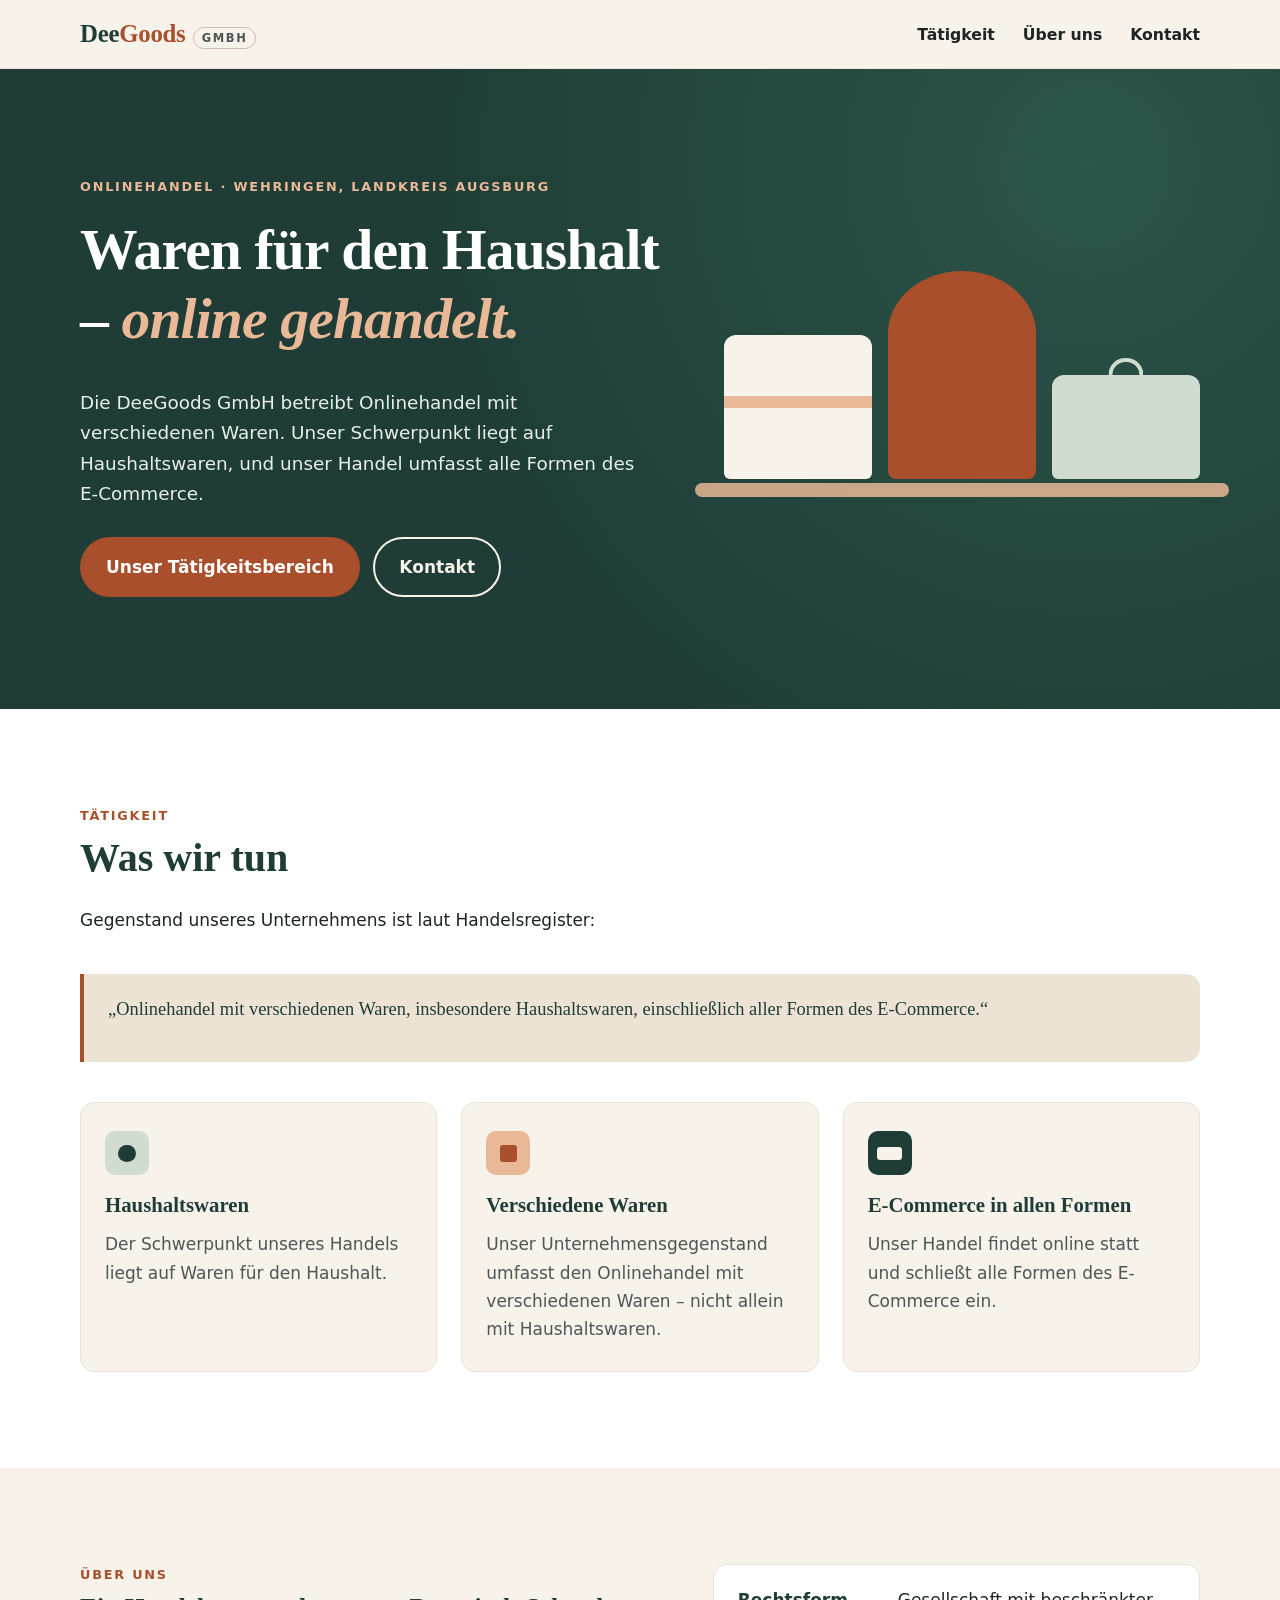
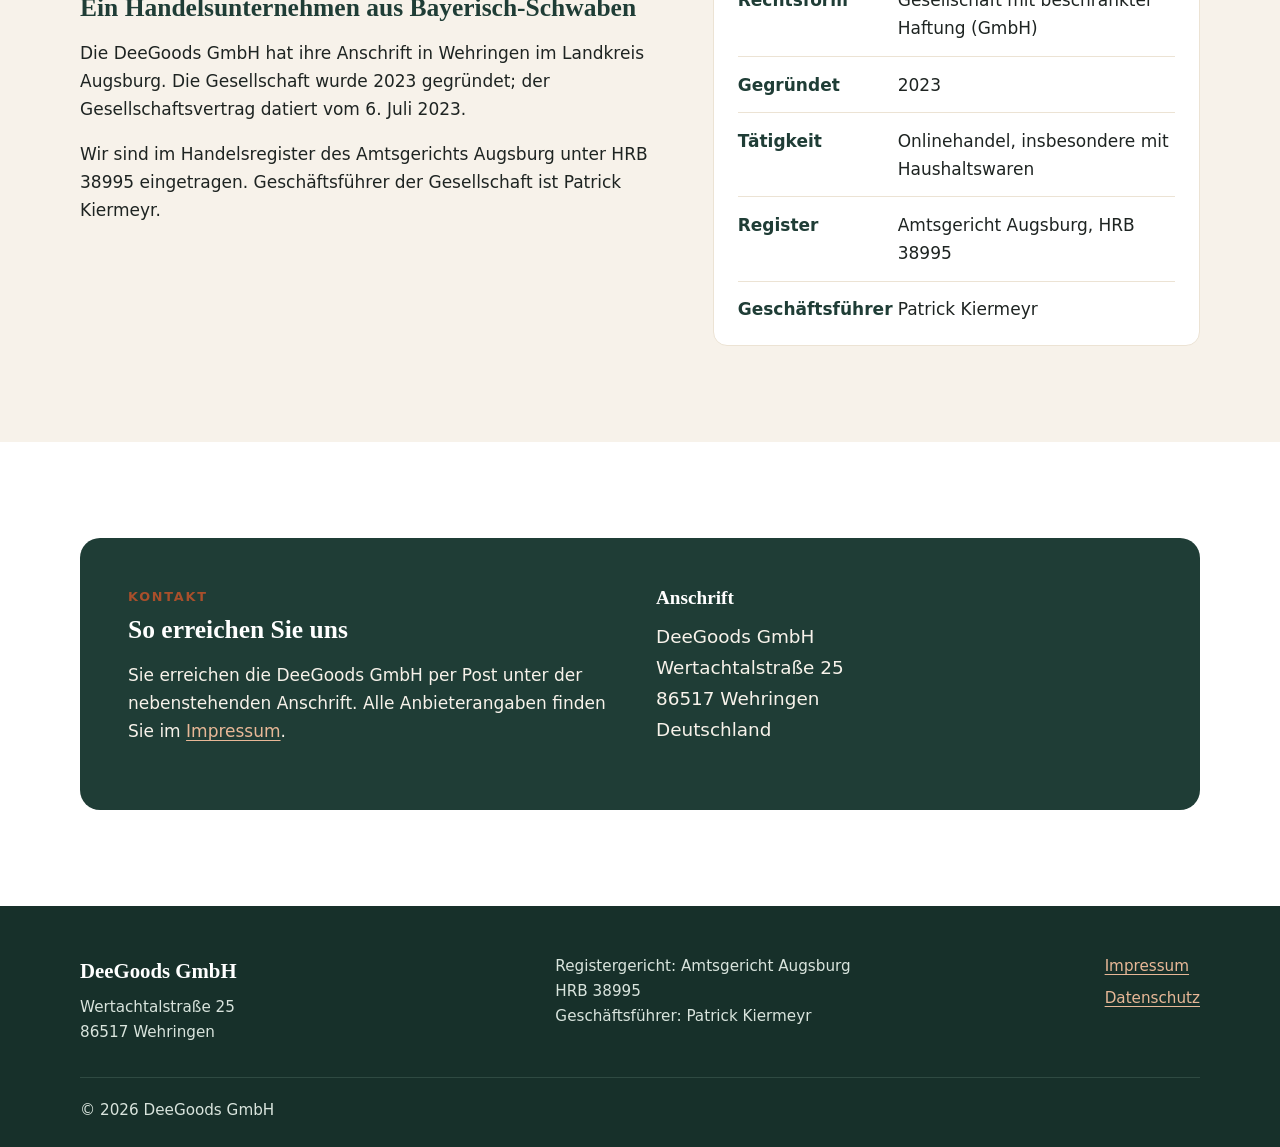
<file: index.html>
<!DOCTYPE html>
<html lang="de-DE">
<head>
  <meta charset="utf-8">
  <meta name="viewport" content="width=device-width, initial-scale=1">
  <title>DeeGoods GmbH – Onlinehandel mit Haushaltswaren aus Wehringen</title>
  <meta name="description" content="Die DeeGoods GmbH aus Wehringen im Landkreis Augsburg betreibt Onlinehandel mit verschiedenen Waren, insbesondere Haushaltswaren, einschließlich aller Formen des E-Commerce.">
  <link rel="canonical" href="https://deegoodsgmbh.shop/">
  <meta property="og:type" content="website">
  <meta property="og:locale" content="de_DE">
  <meta property="og:site_name" content="DeeGoods GmbH">
  <meta property="og:title" content="DeeGoods GmbH – Onlinehandel mit Haushaltswaren">
  <meta property="og:description" content="Onlinehandel mit verschiedenen Waren, insbesondere Haushaltswaren – DeeGoods GmbH, Wehringen.">
  <meta property="og:url" content="https://deegoodsgmbh.shop/">
  <meta name="theme-color" content="#1f3d36">
  <link rel="stylesheet" href="assets/css/style.css">
  <script src="assets/js/main.js" defer></script>
  <script type="application/ld+json">
  {
    "@context": "https://schema.org",
    "@type": "Organization",
    "name": "DeeGoods GmbH",
    "legalName": "DeeGoods GmbH",
    "url": "https://deegoodsgmbh.shop/",
    "description": "Onlinehandel mit verschiedenen Waren, insbesondere Haushaltswaren, einschließlich aller Formen des E-Commerce.",
    "foundingDate": "2023",
    "address": {
      "@type": "PostalAddress",
      "streetAddress": "Wertachtalstraße 25",
      "postalCode": "86517",
      "addressLocality": "Wehringen",
      "addressRegion": "Bayern",
      "addressCountry": "DE"
    },
    "identifier": {
      "@type": "PropertyValue",
      "propertyID": "Handelsregister",
      "value": "Amtsgericht Augsburg, HRB 38995"
    }
  }
  </script>
</head>
<body>
  <a class="skip-link" href="#main">Zum Inhalt springen</a>

  <header class="site-header">
    <div class="container header-inner">
      <a class="brand" href="index.html" aria-label="DeeGoods GmbH – zur Startseite">
        <span class="brand-name">Dee<span>Goods</span></span>
        <span class="brand-form">GmbH</span>
      </a>
      <button class="nav-toggle" type="button" aria-expanded="false" aria-controls="site-nav">
        <span class="nav-toggle-bar" aria-hidden="true"></span>
        <span class="visually-hidden">Menü</span>
      </button>
      <nav id="site-nav" class="site-nav" aria-label="Hauptnavigation">
        <ul>
          <li><a href="#taetigkeit">Tätigkeit</a></li>
          <li><a href="#ueber-uns">Über uns</a></li>
          <li><a href="#kontakt">Kontakt</a></li>
        </ul>
      </nav>
    </div>
  </header>

  <main id="main">
    <section class="hero" aria-labelledby="hero-title">
      <div class="container hero-grid">
        <div>
          <p class="eyebrow">Onlinehandel · Wehringen, Landkreis Augsburg</p>
          <h1 id="hero-title">Waren für den Haushalt – <em>online gehandelt.</em></h1>
          <p class="hero-lead">Die DeeGoods GmbH betreibt Onlinehandel mit verschiedenen Waren. Unser Schwerpunkt liegt auf Haushaltswaren, und unser Handel umfasst alle Formen des E-Commerce.</p>
          <div class="hero-actions">
            <a class="btn btn-primary" href="#taetigkeit">Unser Tätigkeitsbereich</a>
            <a class="btn btn-ghost" href="#kontakt">Kontakt</a>
          </div>
        </div>
        <div class="shelf" aria-hidden="true">
          <span></span><span></span><span></span>
        </div>
      </div>
    </section>

    <section id="taetigkeit" class="section section-alt" aria-labelledby="taetigkeit-title">
      <div class="container">
        <div class="section-head">
          <p class="kicker">Tätigkeit</p>
          <h2 id="taetigkeit-title">Was wir tun</h2>
          <p>Gegenstand unseres Unternehmens ist laut Handelsregister:</p>
        </div>
        <blockquote class="purpose">
          <p>„Onlinehandel mit verschiedenen Waren, insbesondere Haushaltswaren, einschließlich aller Formen des E-Commerce.“</p>
        </blockquote>
        <div class="cards">
          <article class="card">
            <span class="card-mark" aria-hidden="true"></span>
            <h3>Haushaltswaren</h3>
            <p>Der Schwerpunkt unseres Handels liegt auf Waren für den Haushalt.</p>
          </article>
          <article class="card">
            <span class="card-mark" aria-hidden="true"></span>
            <h3>Verschiedene Waren</h3>
            <p>Unser Unternehmensgegenstand umfasst den Onlinehandel mit verschiedenen Waren – nicht allein mit Haushaltswaren.</p>
          </article>
          <article class="card">
            <span class="card-mark" aria-hidden="true"></span>
            <h3>E-Commerce in allen Formen</h3>
            <p>Unser Handel findet online statt und schließt alle Formen des E-Commerce ein.</p>
          </article>
        </div>
      </div>
    </section>

    <section id="ueber-uns" class="section" aria-labelledby="ueber-title">
      <div class="container about-grid">
        <div>
          <p class="kicker">Über uns</p>
          <h2 id="ueber-title">Ein Handelsunternehmen aus Bayerisch-Schwaben</h2>
          <p>Die DeeGoods GmbH hat ihre Anschrift in Wehringen im Landkreis Augsburg. Die Gesellschaft wurde 2023 gegründet; der Gesellschaftsvertrag datiert vom 6. Juli 2023.</p>
          <p>Wir sind im Handelsregister des Amtsgerichts Augsburg unter HRB 38995 eingetragen. Geschäftsführer der Gesellschaft ist Patrick Kiermeyr.</p>
        </div>
        <dl class="facts">
          <div><dt>Rechtsform</dt><dd>Gesellschaft mit beschränkter Haftung (GmbH)</dd></div>
          <div><dt>Gegründet</dt><dd>2023</dd></div>
          <div><dt>Tätigkeit</dt><dd>Onlinehandel, insbesondere mit Haushaltswaren</dd></div>
          <div><dt>Register</dt><dd>Amtsgericht Augsburg, HRB 38995</dd></div>
          <div><dt>Geschäftsführer</dt><dd>Patrick Kiermeyr</dd></div>
        </dl>
      </div>
    </section>

    <section id="kontakt" class="section section-alt" aria-labelledby="kontakt-title">
      <div class="container">
        <div class="contact-card">
          <div>
            <p class="kicker">Kontakt</p>
            <h2 id="kontakt-title">So erreichen Sie uns</h2>
            <p>Sie erreichen die DeeGoods GmbH per Post unter der nebenstehenden Anschrift. Alle Anbieterangaben finden Sie im <a href="impressum.html">Impressum</a>.</p>
          </div>
          <div>
            <h3>Anschrift</h3>
            <address>
              DeeGoods GmbH<br>
              Wertachtalstraße 25<br>
              86517 Wehringen<br>
              Deutschland
            </address>
          </div>
        </div>
      </div>
    </section>
  </main>

  <footer class="site-footer">
    <div class="container footer-inner">
      <div>
        <p class="footer-brand">DeeGoods GmbH</p>
        <address>Wertachtalstraße 25<br>86517 Wehringen</address>
      </div>
      <p>Registergericht: Amtsgericht Augsburg<br>HRB 38995<br>Geschäftsführer: Patrick Kiermeyr</p>
      <nav aria-label="Rechtliches">
        <ul class="footer-links">
          <li><a href="impressum.html">Impressum</a></li>
          <li><a href="datenschutz.html">Datenschutz</a></li>
        </ul>
      </nav>
    </div>
    <div class="container footer-bottom">
      <p>© 2026 DeeGoods GmbH</p>
    </div>
  </footer>
</body>
</html>
</file>
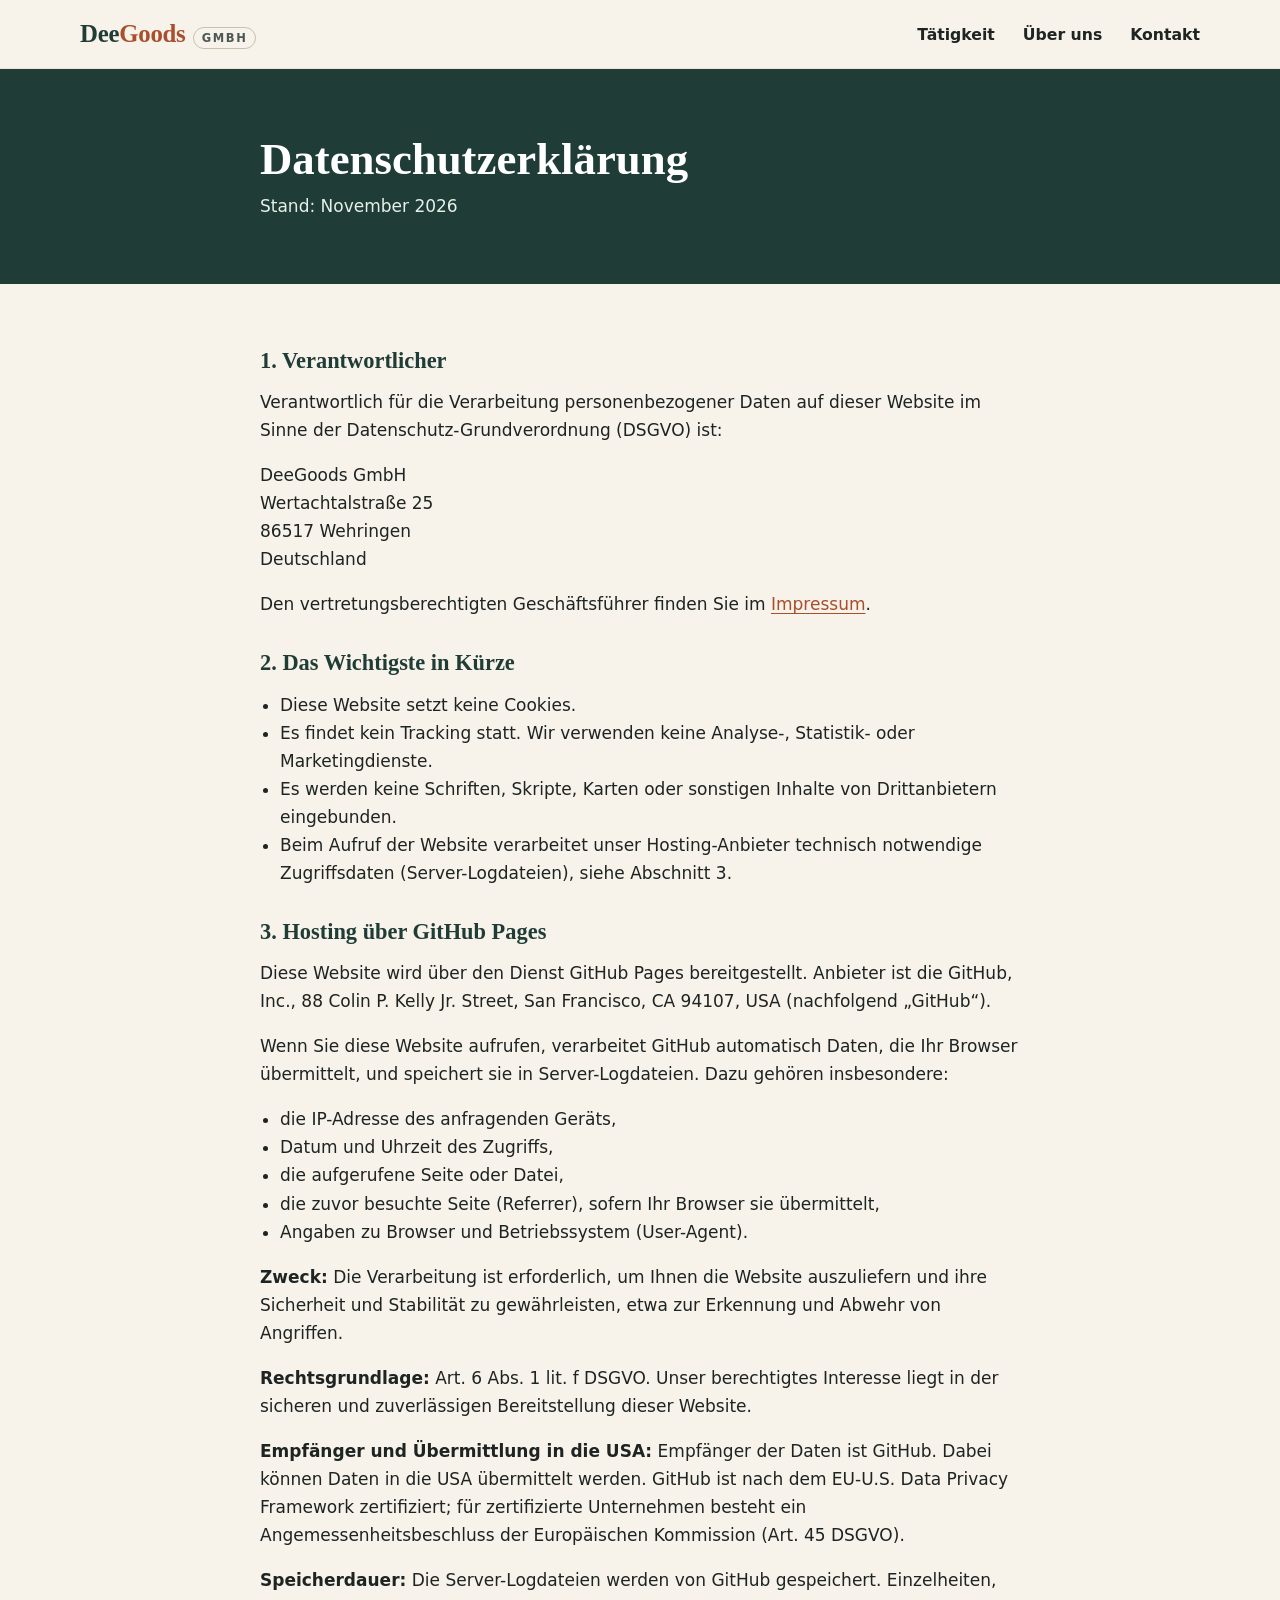
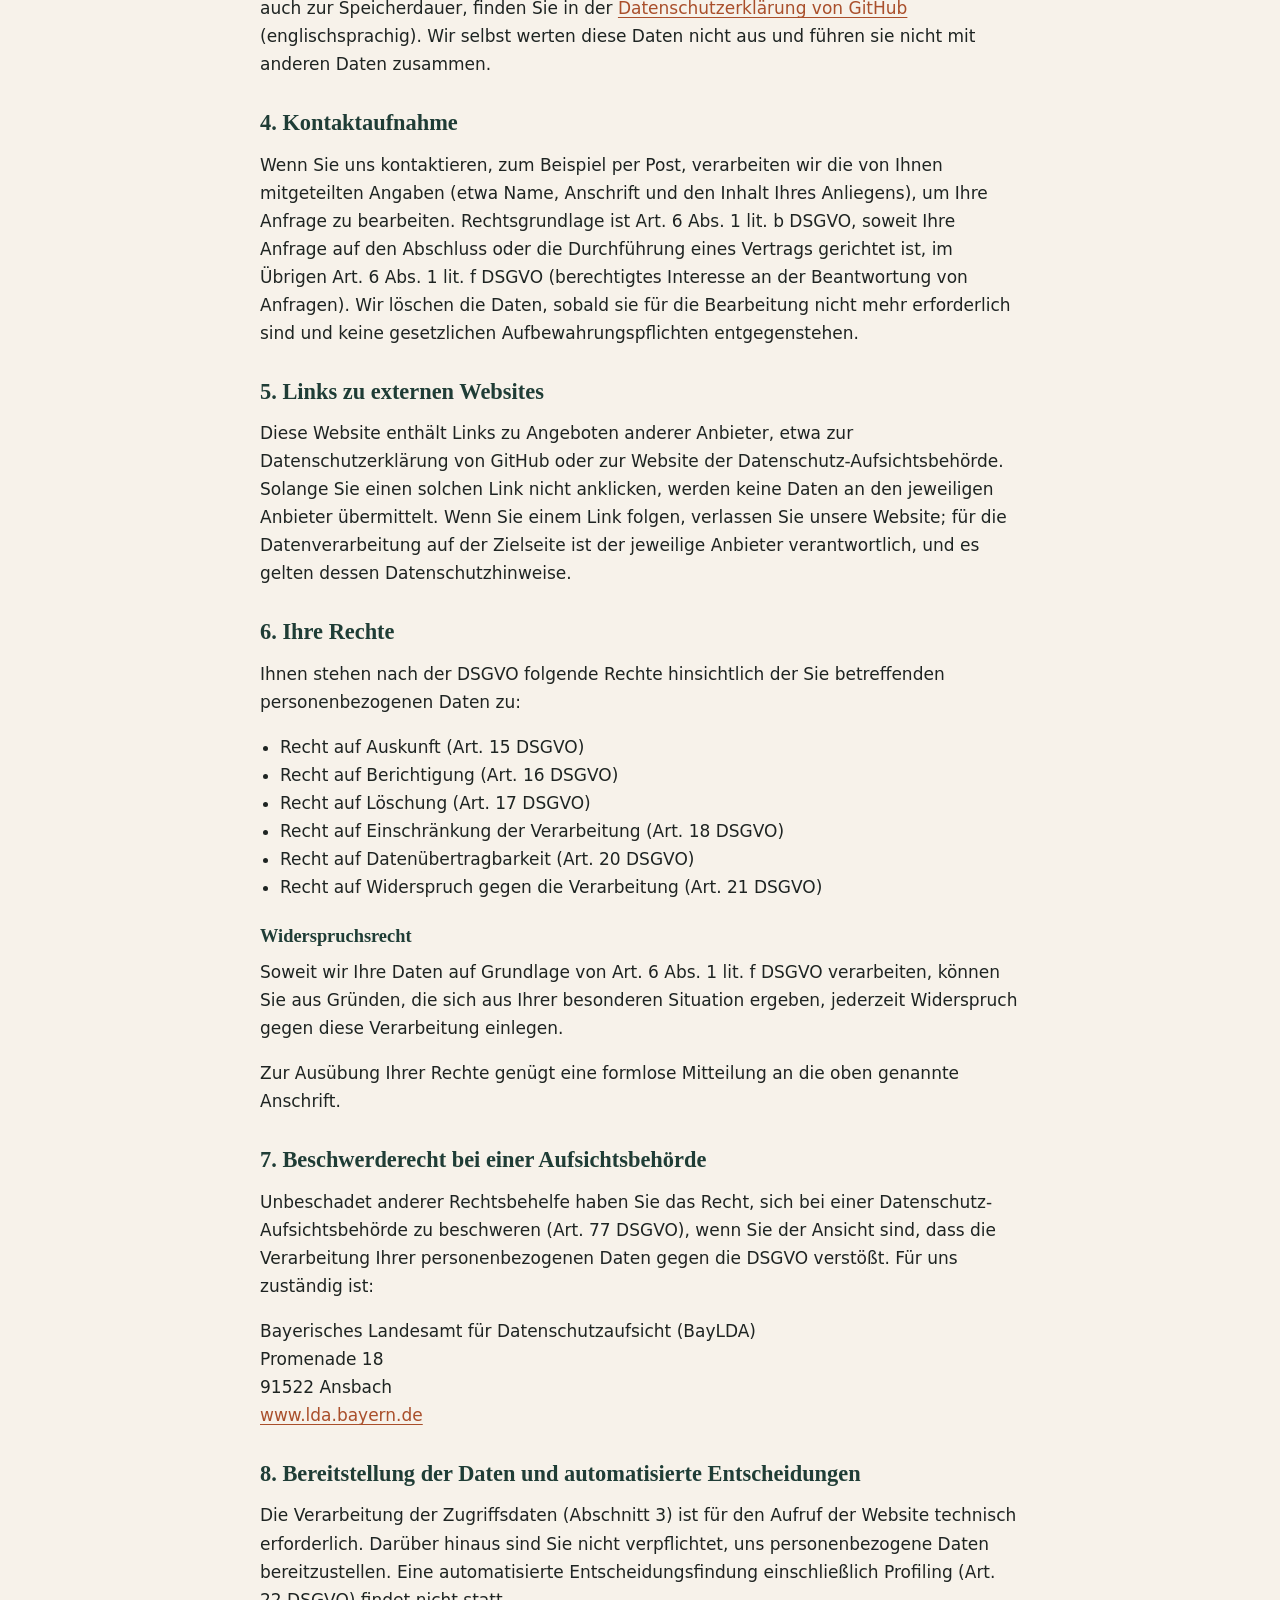
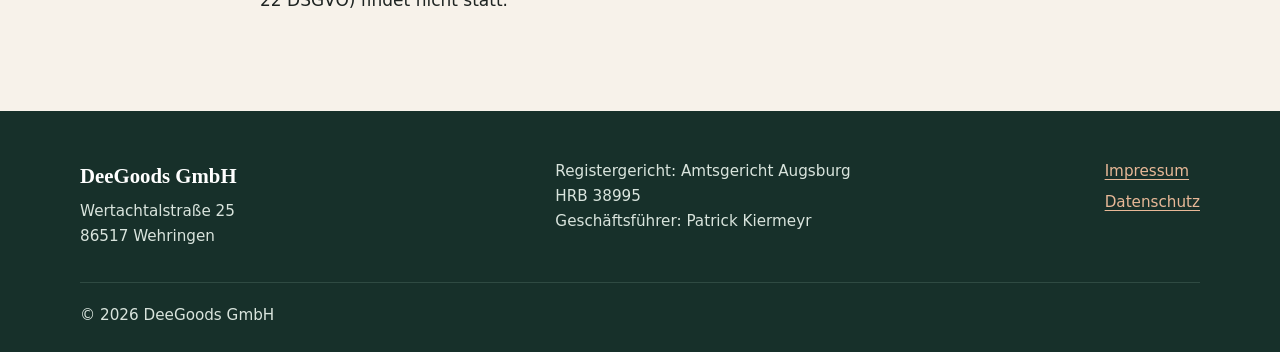
<file: datenschutz.html>
<!DOCTYPE html>
<html lang="de-DE">
<head>
  <meta charset="utf-8">
  <meta name="viewport" content="width=device-width, initial-scale=1">
  <title>Datenschutzerklärung – DeeGoods GmbH</title>
  <meta name="description" content="Datenschutzerklärung der DeeGoods GmbH: Hosting über GitHub Pages, keine Cookies, kein Tracking, Ihre Rechte nach der DSGVO.">
  <link rel="canonical" href="https://deegoodsgmbh.shop/datenschutz.html">
  <meta property="og:type" content="website">
  <meta property="og:locale" content="de_DE">
  <meta property="og:site_name" content="DeeGoods GmbH">
  <meta property="og:title" content="Datenschutzerklärung – DeeGoods GmbH">
  <meta property="og:description" content="Informationen zur Verarbeitung personenbezogener Daten auf dieser Website gemäß DSGVO.">
  <meta property="og:url" content="https://deegoodsgmbh.shop/datenschutz.html">
  <meta name="theme-color" content="#1f3d36">
  <link rel="stylesheet" href="assets/css/style.css">
  <script src="assets/js/main.js" defer></script>
</head>
<body>
  <a class="skip-link" href="#main">Zum Inhalt springen</a>

  <header class="site-header">
    <div class="container header-inner">
      <a class="brand" href="index.html" aria-label="DeeGoods GmbH – zur Startseite">
        <span class="brand-name">Dee<span>Goods</span></span>
        <span class="brand-form">GmbH</span>
      </a>
      <button class="nav-toggle" type="button" aria-expanded="false" aria-controls="site-nav">
        <span class="nav-toggle-bar" aria-hidden="true"></span>
        <span class="visually-hidden">Menü</span>
      </button>
      <nav id="site-nav" class="site-nav" aria-label="Hauptnavigation">
        <ul>
          <li><a href="index.html#taetigkeit">Tätigkeit</a></li>
          <li><a href="index.html#ueber-uns">Über uns</a></li>
          <li><a href="index.html#kontakt">Kontakt</a></li>
        </ul>
      </nav>
    </div>
  </header>

  <main id="main">
    <div class="page-head">
      <div class="container narrow">
        <h1>Datenschutzerklärung</h1>
        <p>Stand: November 2026</p>
      </div>
    </div>

    <div class="legal">
      <div class="container narrow">
        <h2>1. Verantwortlicher</h2>
        <p>Verantwortlich für die Verarbeitung personenbezogener Daten auf dieser Website im Sinne der Datenschutz-Grundverordnung (DSGVO) ist:</p>
        <address>
          DeeGoods GmbH<br>
          Wertachtalstraße 25<br>
          86517 Wehringen<br>
          Deutschland
        </address>
        <p>Den vertretungsberechtigten Geschäftsführer finden Sie im <a href="impressum.html">Impressum</a>.</p>

        <h2>2. Das Wichtigste in Kürze</h2>
        <ul>
          <li>Diese Website setzt keine Cookies.</li>
          <li>Es findet kein Tracking statt. Wir verwenden keine Analyse-, Statistik- oder Marketingdienste.</li>
          <li>Es werden keine Schriften, Skripte, Karten oder sonstigen Inhalte von Drittanbietern eingebunden.</li>
          <li>Beim Aufruf der Website verarbeitet unser Hosting-Anbieter technisch notwendige Zugriffsdaten (Server-Logdateien), siehe Abschnitt 3.</li>
        </ul>

        <h2>3. Hosting über GitHub Pages</h2>
        <p>Diese Website wird über den Dienst GitHub Pages bereitgestellt. Anbieter ist die GitHub, Inc., 88 Colin P. Kelly Jr. Street, San Francisco, CA 94107, USA (nachfolgend „GitHub“).</p>
        <p>Wenn Sie diese Website aufrufen, verarbeitet GitHub automatisch Daten, die Ihr Browser übermittelt, und speichert sie in Server-Logdateien. Dazu gehören insbesondere:</p>
        <ul>
          <li>die IP-Adresse des anfragenden Geräts,</li>
          <li>Datum und Uhrzeit des Zugriffs,</li>
          <li>die aufgerufene Seite oder Datei,</li>
          <li>die zuvor besuchte Seite (Referrer), sofern Ihr Browser sie übermittelt,</li>
          <li>Angaben zu Browser und Betriebssystem (User-Agent).</li>
        </ul>
        <p><strong>Zweck:</strong> Die Verarbeitung ist erforderlich, um Ihnen die Website auszuliefern und ihre Sicherheit und Stabilität zu gewährleisten, etwa zur Erkennung und Abwehr von Angriffen.</p>
        <p><strong>Rechtsgrundlage:</strong> Art. 6 Abs. 1 lit. f DSGVO. Unser berechtigtes Interesse liegt in der sicheren und zuverlässigen Bereitstellung dieser Website.</p>
        <p><strong>Empfänger und Übermittlung in die USA:</strong> Empfänger der Daten ist GitHub. Dabei können Daten in die USA übermittelt werden. GitHub ist nach dem EU-U.S. Data Privacy Framework zertifiziert; für zertifizierte Unternehmen besteht ein Angemessenheitsbeschluss der Europäischen Kommission (Art. 45 DSGVO).</p>
        <p><strong>Speicherdauer:</strong> Die Server-Logdateien werden von GitHub gespeichert. Einzelheiten, auch zur Speicherdauer, finden Sie in der <a href="https://docs.github.com/en/site-policy/privacy-policies/github-general-privacy-statement" rel="noopener">Datenschutzerklärung von GitHub</a> (englischsprachig). Wir selbst werten diese Daten nicht aus und führen sie nicht mit anderen Daten zusammen.</p>

        <h2>4. Kontaktaufnahme</h2>
        <p>Wenn Sie uns kontaktieren, zum Beispiel per Post, verarbeiten wir die von Ihnen mitgeteilten Angaben (etwa Name, Anschrift und den Inhalt Ihres Anliegens), um Ihre Anfrage zu bearbeiten. Rechtsgrundlage ist Art. 6 Abs. 1 lit. b DSGVO, soweit Ihre Anfrage auf den Abschluss oder die Durchführung eines Vertrags gerichtet ist, im Übrigen Art. 6 Abs. 1 lit. f DSGVO (berechtigtes Interesse an der Beantwortung von Anfragen). Wir löschen die Daten, sobald sie für die Bearbeitung nicht mehr erforderlich sind und keine gesetzlichen Aufbewahrungspflichten entgegenstehen.</p>

        <h2>5. Links zu externen Websites</h2>
        <p>Diese Website enthält Links zu Angeboten anderer Anbieter, etwa zur Datenschutzerklärung von GitHub oder zur Website der Datenschutz-Aufsichtsbehörde. Solange Sie einen solchen Link nicht anklicken, werden keine Daten an den jeweiligen Anbieter übermittelt. Wenn Sie einem Link folgen, verlassen Sie unsere Website; für die Datenverarbeitung auf der Zielseite ist der jeweilige Anbieter verantwortlich, und es gelten dessen Datenschutzhinweise.</p>

        <h2>6. Ihre Rechte</h2>
        <p>Ihnen stehen nach der DSGVO folgende Rechte hinsichtlich der Sie betreffenden personenbezogenen Daten zu:</p>
        <ul>
          <li>Recht auf Auskunft (Art. 15 DSGVO)</li>
          <li>Recht auf Berichtigung (Art. 16 DSGVO)</li>
          <li>Recht auf Löschung (Art. 17 DSGVO)</li>
          <li>Recht auf Einschränkung der Verarbeitung (Art. 18 DSGVO)</li>
          <li>Recht auf Datenübertragbarkeit (Art. 20 DSGVO)</li>
          <li>Recht auf Widerspruch gegen die Verarbeitung (Art. 21 DSGVO)</li>
        </ul>
        <h3>Widerspruchsrecht</h3>
        <p>Soweit wir Ihre Daten auf Grundlage von Art. 6 Abs. 1 lit. f DSGVO verarbeiten, können Sie aus Gründen, die sich aus Ihrer besonderen Situation ergeben, jederzeit Widerspruch gegen diese Verarbeitung einlegen.</p>
        <p>Zur Ausübung Ihrer Rechte genügt eine formlose Mitteilung an die oben genannte Anschrift.</p>

        <h2>7. Beschwerderecht bei einer Aufsichtsbehörde</h2>
        <p>Unbeschadet anderer Rechtsbehelfe haben Sie das Recht, sich bei einer Datenschutz-Aufsichtsbehörde zu beschweren (Art. 77 DSGVO), wenn Sie der Ansicht sind, dass die Verarbeitung Ihrer personenbezogenen Daten gegen die DSGVO verstößt. Für uns zuständig ist:</p>
        <address>
          Bayerisches Landesamt für Datenschutzaufsicht (BayLDA)<br>
          Promenade 18<br>
          91522 Ansbach<br>
          <a href="https://www.lda.bayern.de" rel="noopener">www.lda.bayern.de</a>
        </address>

        <h2>8. Bereitstellung der Daten und automatisierte Entscheidungen</h2>
        <p>Die Verarbeitung der Zugriffsdaten (Abschnitt 3) ist für den Aufruf der Website technisch erforderlich. Darüber hinaus sind Sie nicht verpflichtet, uns personenbezogene Daten bereitzustellen. Eine automatisierte Entscheidungsfindung einschließlich Profiling (Art. 22 DSGVO) findet nicht statt.</p>
      </div>
    </div>
  </main>

  <footer class="site-footer">
    <div class="container footer-inner">
      <div>
        <p class="footer-brand">DeeGoods GmbH</p>
        <address>Wertachtalstraße 25<br>86517 Wehringen</address>
      </div>
      <p>Registergericht: Amtsgericht Augsburg<br>HRB 38995<br>Geschäftsführer: Patrick Kiermeyr</p>
      <nav aria-label="Rechtliches">
        <ul class="footer-links">
          <li><a href="impressum.html">Impressum</a></li>
          <li><a href="datenschutz.html" aria-current="page">Datenschutz</a></li>
        </ul>
      </nav>
    </div>
    <div class="container footer-bottom">
      <p>© 2026 DeeGoods GmbH</p>
    </div>
  </footer>
</body>
</html>
</file>
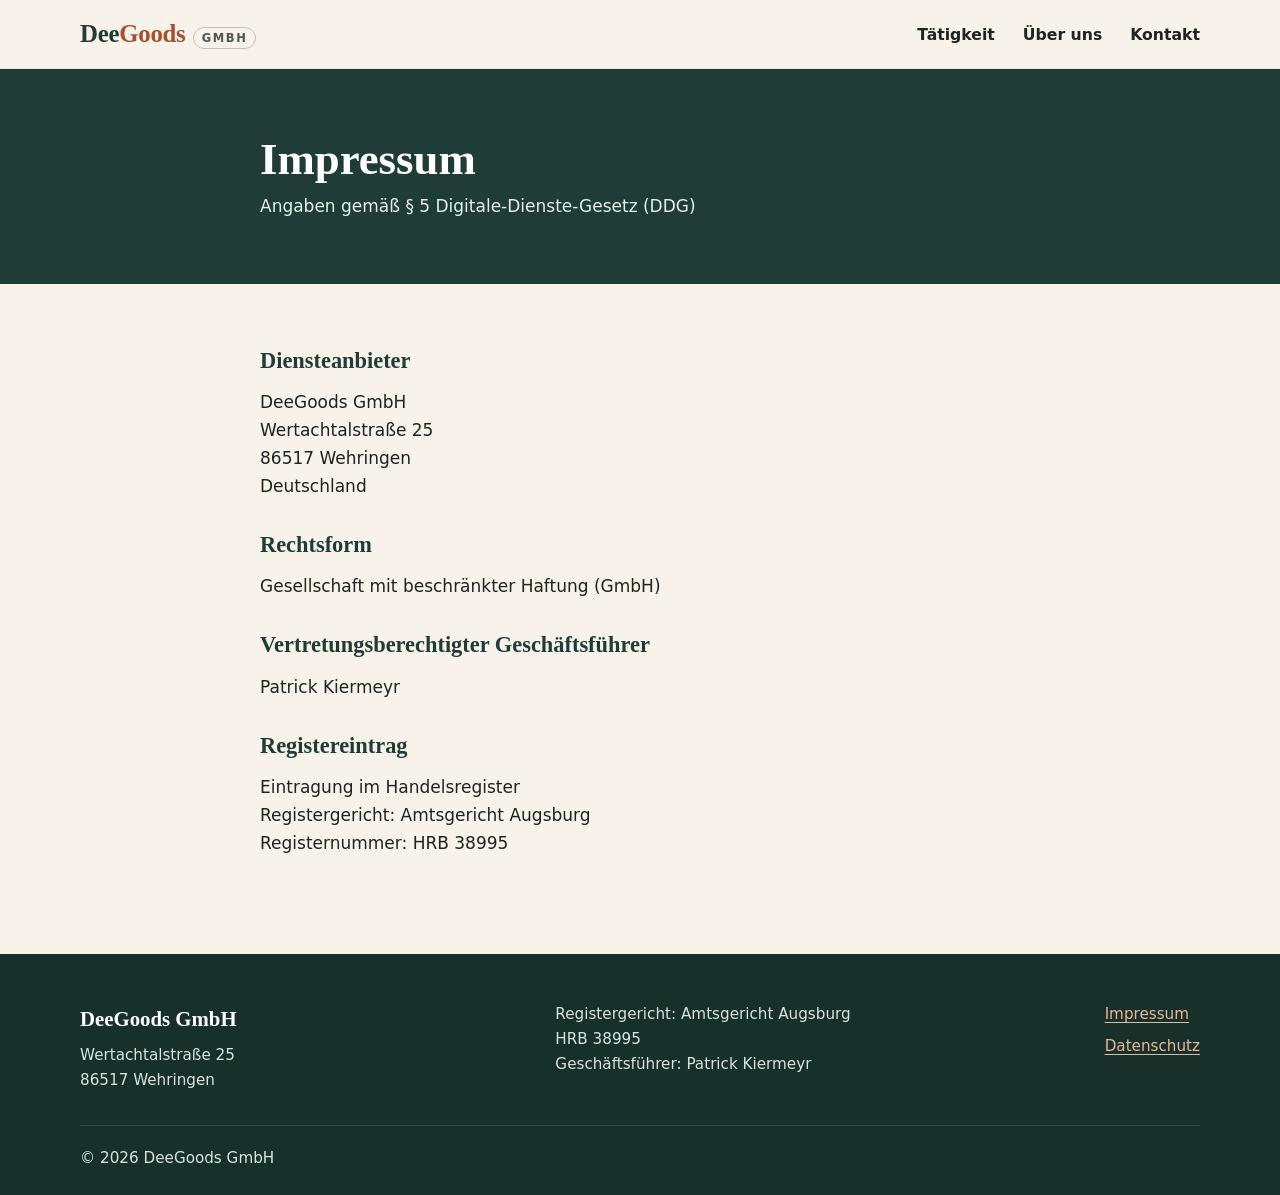
<file: impressum.html>
<!DOCTYPE html>
<html lang="de-DE">
<head>
  <meta charset="utf-8">
  <meta name="viewport" content="width=device-width, initial-scale=1">
  <title>Impressum – DeeGoods GmbH</title>
  <meta name="description" content="Impressum der DeeGoods GmbH, Wertachtalstraße 25, 86517 Wehringen. Angaben gemäß § 5 DDG.">
  <link rel="canonical" href="https://deegoodsgmbh.shop/impressum.html">
  <meta property="og:type" content="website">
  <meta property="og:locale" content="de_DE">
  <meta property="og:site_name" content="DeeGoods GmbH">
  <meta property="og:title" content="Impressum – DeeGoods GmbH">
  <meta property="og:description" content="Angaben gemäß § 5 DDG zur DeeGoods GmbH, Wehringen.">
  <meta property="og:url" content="https://deegoodsgmbh.shop/impressum.html">
  <meta name="theme-color" content="#1f3d36">
  <link rel="stylesheet" href="assets/css/style.css">
  <script src="assets/js/main.js" defer></script>
</head>
<body>
  <a class="skip-link" href="#main">Zum Inhalt springen</a>

  <header class="site-header">
    <div class="container header-inner">
      <a class="brand" href="index.html" aria-label="DeeGoods GmbH – zur Startseite">
        <span class="brand-name">Dee<span>Goods</span></span>
        <span class="brand-form">GmbH</span>
      </a>
      <button class="nav-toggle" type="button" aria-expanded="false" aria-controls="site-nav">
        <span class="nav-toggle-bar" aria-hidden="true"></span>
        <span class="visually-hidden">Menü</span>
      </button>
      <nav id="site-nav" class="site-nav" aria-label="Hauptnavigation">
        <ul>
          <li><a href="index.html#taetigkeit">Tätigkeit</a></li>
          <li><a href="index.html#ueber-uns">Über uns</a></li>
          <li><a href="index.html#kontakt">Kontakt</a></li>
        </ul>
      </nav>
    </div>
  </header>

  <main id="main">
    <div class="page-head">
      <div class="container narrow">
        <h1>Impressum</h1>
        <p>Angaben gemäß § 5 Digitale-Dienste-Gesetz (DDG)</p>
      </div>
    </div>

    <div class="legal">
      <div class="container narrow">
        <h2>Diensteanbieter</h2>
        <address>
          DeeGoods GmbH<br>
          Wertachtalstraße 25<br>
          86517 Wehringen<br>
          Deutschland
        </address>

        <h2>Rechtsform</h2>
        <p>Gesellschaft mit beschränkter Haftung (GmbH)</p>

        <h2>Vertretungsberechtigter Geschäftsführer</h2>
        <p>Patrick Kiermeyr</p>

        <h2>Registereintrag</h2>
        <p>Eintragung im Handelsregister<br>Registergericht: Amtsgericht Augsburg<br>Registernummer: HRB 38995</p>
      </div>
    </div>
  </main>

  <footer class="site-footer">
    <div class="container footer-inner">
      <div>
        <p class="footer-brand">DeeGoods GmbH</p>
        <address>Wertachtalstraße 25<br>86517 Wehringen</address>
      </div>
      <p>Registergericht: Amtsgericht Augsburg<br>HRB 38995<br>Geschäftsführer: Patrick Kiermeyr</p>
      <nav aria-label="Rechtliches">
        <ul class="footer-links">
          <li><a href="impressum.html" aria-current="page">Impressum</a></li>
          <li><a href="datenschutz.html">Datenschutz</a></li>
        </ul>
      </nav>
    </div>
    <div class="container footer-bottom">
      <p>© 2026 DeeGoods GmbH</p>
    </div>
  </footer>
</body>
</html>
</file>
<file: assets/css/style.css>
:root {
  --green: #1f3d36;
  --green-2: #2c5449;
  --sage: #cfdccf;
  --cream: #f7f2ea;
  --sand: #ece3d4;
  --clay: #a94f2b;
  --clay-soft: #e8b897;
  --ink: #1e2422;
  --muted: #4d5753;
  --white: #ffffff;
  --radius: 14px;
  --sans: system-ui, -apple-system, "Segoe UI", Roboto, "Helvetica Neue", Arial, sans-serif;
  --serif: "Iowan Old Style", "Palatino Linotype", Palatino, "Book Antiqua", Georgia, serif;
}

*, *::before, *::after { box-sizing: border-box; }
html { scroll-behavior: smooth; scroll-padding-top: 5rem; }
@media (prefers-reduced-motion: reduce) { html { scroll-behavior: auto; } }
body {
  margin: 0;
  font-family: var(--sans);
  font-size: 1.0625rem;
  line-height: 1.65;
  color: var(--ink);
  background: var(--cream);
}
h1, h2, h3 { font-family: var(--serif); line-height: 1.2; color: var(--green); margin: 0 0 .6em; }
p { margin: 0 0 1em; }
a { color: var(--clay); text-underline-offset: 3px; }
a:hover { color: var(--green); }
address { font-style: normal; }
:focus-visible { outline: 3px solid var(--clay); outline-offset: 3px; border-radius: 4px; }

.container { width: min(1120px, 100% - 2.5rem); margin-inline: auto; }
.narrow { width: min(760px, 100% - 2.5rem); }
.visually-hidden {
  position: absolute; width: 1px; height: 1px; padding: 0; margin: -1px;
  overflow: hidden; clip: rect(0 0 0 0); white-space: nowrap; border: 0;
}
.skip-link {
  position: absolute; left: 1rem; top: -4rem; z-index: 100;
  background: var(--green); color: var(--white); padding: .6rem 1rem; border-radius: 8px;
  text-decoration: none; font-weight: 600;
}
.skip-link:focus { top: 1rem; color: var(--white); }

/* Header */
.site-header {
  position: sticky; top: 0; z-index: 50;
  background: rgba(247, 242, 234, .96);
  border-bottom: 1px solid var(--sand);
  backdrop-filter: blur(6px);
}
.header-inner { display: flex; align-items: center; justify-content: space-between; min-height: 4.25rem; }
.brand { display: inline-flex; align-items: baseline; gap: .45rem; text-decoration: none; color: var(--green); }
.brand-name { font-family: var(--serif); font-size: 1.55rem; font-weight: 700; letter-spacing: -.01em; }
.brand-name span { color: var(--clay); }
.brand-form {
  font-size: .72rem; font-weight: 700; letter-spacing: .14em; text-transform: uppercase;
  color: var(--muted); border: 1px solid #c9bfae; border-radius: 999px; padding: .05rem .5rem;
}
.site-nav ul { list-style: none; margin: 0; padding: 0; display: flex; gap: 1.75rem; }
.site-nav a { color: var(--ink); text-decoration: none; font-weight: 600; font-size: .98rem; }
.site-nav a:hover { color: var(--clay); }
.nav-toggle { display: none; }

@media (max-width: 760px) {
  .nav-toggle {
    display: inline-flex; align-items: center; justify-content: center;
    width: 2.75rem; height: 2.75rem; border: 1px solid #c9bfae; border-radius: 10px;
    background: var(--white); cursor: pointer;
  }
  .nav-toggle-bar, .nav-toggle-bar::before, .nav-toggle-bar::after {
    display: block; width: 1.2rem; height: 2px; background: var(--green); position: relative; content: "";
    transition: transform .2s ease;
  }
  .nav-toggle-bar::before { position: absolute; top: -6px; }
  .nav-toggle-bar::after { position: absolute; top: 6px; }
  .nav-toggle[aria-expanded="true"] .nav-toggle-bar { background: transparent; }
  .nav-toggle[aria-expanded="true"] .nav-toggle-bar::before { transform: translateY(6px) rotate(45deg); }
  .nav-toggle[aria-expanded="true"] .nav-toggle-bar::after { transform: translateY(-6px) rotate(-45deg); }
  .site-nav {
    display: none; position: absolute; left: 0; right: 0; top: 100%;
    background: var(--cream); border-bottom: 1px solid var(--sand); box-shadow: 0 12px 24px rgba(31, 61, 54, .08);
  }
  .site-nav.is-open { display: block; }
  .site-nav ul { flex-direction: column; gap: 0; width: min(1120px, 100% - 2.5rem); margin-inline: auto; padding: .5rem 0 1rem; }
  .site-nav a { display: block; padding: .75rem 0; border-bottom: 1px solid var(--sand); }
}

/* Buttons */
.btn {
  display: inline-flex; align-items: center; justify-content: center; gap: .5rem;
  padding: .85rem 1.5rem; border-radius: 999px; font-weight: 700; text-decoration: none;
  border: 2px solid transparent; transition: background-color .2s ease, color .2s ease, border-color .2s ease;
}
.btn-primary { background: var(--clay); color: var(--white); }
.btn-primary:hover { background: #8e3f21; color: var(--white); }
.btn-ghost { border-color: var(--cream); color: var(--cream); }
.btn-ghost:hover { background: var(--cream); color: var(--green); }

/* Hero */
.hero {
  position: relative; overflow: hidden;
  background: radial-gradient(circle at 85% 15%, var(--green-2) 0, transparent 55%), var(--green);
  color: var(--cream);
  padding: clamp(3.5rem, 8vw, 6.5rem) 0 clamp(4rem, 9vw, 7rem);
}
.hero-grid { display: grid; grid-template-columns: 1.25fr 1fr; gap: 3rem; align-items: center; }
.eyebrow {
  display: inline-block; font-size: .8rem; font-weight: 700; letter-spacing: .14em; text-transform: uppercase;
  color: var(--clay-soft); margin-bottom: 1.1rem;
}
.hero h1 { color: var(--white); font-size: clamp(2.2rem, 5.4vw, 3.6rem); letter-spacing: -.015em; }
.hero h1 em { font-style: italic; color: var(--clay-soft); }
.hero-lead { font-size: 1.15rem; max-width: 36rem; color: #e6efe9; }
.hero-actions { display: flex; flex-wrap: wrap; gap: .85rem; margin-top: 1.75rem; }

/* Decorative CSS shelf */
.shelf { display: grid; grid-template-columns: repeat(3, 1fr); gap: 1rem; align-items: end; padding: 0 0 1.1rem; position: relative; }
.shelf::after {
  content: ""; position: absolute; left: -6%; right: -6%; bottom: 0; height: 14px;
  border-radius: 8px; background: var(--clay-soft); opacity: .85;
}
.shelf span { display: block; border-radius: 12px 12px 6px 6px; position: relative; }
.shelf span:nth-child(1) { height: 9rem; background: var(--cream); }
.shelf span:nth-child(2) { height: 13rem; background: var(--clay); border-radius: 50% 50% 8px 8px / 30% 30% 8px 8px; }
.shelf span:nth-child(3) { height: 6.5rem; background: var(--sage); }
.shelf span:nth-child(1)::before {
  content: ""; position: absolute; left: 0; right: 0; top: 42%; height: 12px; background: var(--clay-soft);
}
.shelf span:nth-child(3)::before {
  content: ""; position: absolute; left: 50%; top: -1.1rem; width: 2.2rem; height: 1.1rem; transform: translateX(-50%);
  border: 4px solid var(--sage); border-bottom: 0; border-radius: 1.2rem 1.2rem 0 0;
}

/* Sections */
.section { padding: clamp(3.5rem, 8vw, 6rem) 0; }
.section-alt { background: var(--white); }
.section-head { max-width: 44rem; margin-bottom: 2.5rem; }
.section-head h2 { font-size: clamp(1.8rem, 3.6vw, 2.5rem); }
.kicker { font-size: .8rem; font-weight: 700; letter-spacing: .14em; text-transform: uppercase; color: var(--clay); margin-bottom: .5rem; }
.purpose {
  margin: 0 0 2.5rem; padding: 1.25rem 1.5rem; border-left: 4px solid var(--clay);
  background: var(--sand); border-radius: 0 var(--radius) var(--radius) 0; font-family: var(--serif); font-size: 1.15rem; color: var(--green);
}
.cards { display: grid; grid-template-columns: repeat(3, 1fr); gap: 1.5rem; }
.card {
  background: var(--cream); border: 1px solid var(--sand); border-radius: var(--radius);
  padding: 1.75rem 1.5rem; position: relative;
}
.card-mark { display: block; width: 2.75rem; height: 2.75rem; border-radius: 10px; margin-bottom: 1.1rem; background: var(--sage); position: relative; }
.card-mark::after { content: ""; position: absolute; inset: 30%; border-radius: 50%; background: var(--green); }
.card:nth-child(2) .card-mark { background: var(--clay-soft); }
.card:nth-child(2) .card-mark::after { border-radius: 3px; background: var(--clay); }
.card:nth-child(3) .card-mark { background: var(--green); }
.card:nth-child(3) .card-mark::after { background: var(--cream); inset: 35% 22%; border-radius: 3px; }
.card h3 { font-size: 1.3rem; }
.card p { color: var(--muted); margin: 0; }

.about-grid { display: grid; grid-template-columns: 1.2fr 1fr; gap: 3rem; align-items: start; }
.facts { margin: 0; background: var(--white); border: 1px solid var(--sand); border-radius: var(--radius); padding: .5rem 1.5rem; }
.facts div { display: grid; grid-template-columns: 9rem 1fr; gap: 1rem; padding: .85rem 0; border-bottom: 1px solid var(--sand); }
.facts div:last-child { border-bottom: 0; }
.facts dt { font-weight: 700; color: var(--green); }
.facts dd { margin: 0; color: var(--ink); }

.contact-card {
  display: grid; grid-template-columns: 1fr 1fr; gap: 2rem;
  background: var(--green); color: var(--cream); border-radius: calc(var(--radius) + 6px);
  padding: clamp(1.75rem, 4vw, 3rem);
}
.contact-card h2, .contact-card h3 { color: var(--white); }
.contact-card h3 { font-size: 1.2rem; }
.contact-card address { font-size: 1.15rem; line-height: 1.7; }
.contact-card a { color: var(--clay-soft); }
.contact-card a:hover { color: var(--white); }

/* Legal pages */
.page-head { background: var(--green); color: #e6efe9; padding: clamp(2.5rem, 6vw, 4rem) 0; }
.page-head h1 { color: var(--white); font-size: clamp(2rem, 5vw, 2.8rem); margin-bottom: .3rem; }
.page-head p { margin: 0; }
.legal { padding: clamp(2.5rem, 6vw, 4rem) 0 clamp(3rem, 7vw, 5rem); }
.legal h2 { font-size: 1.4rem; margin-top: 2rem; }
.legal h2:first-child { margin-top: 0; }
.legal h3 { font-size: 1.15rem; margin-top: 1.5rem; }
.legal address { margin-bottom: 1em; }
.legal ul { padding-left: 1.25rem; margin: 0 0 1em; }

/* Footer */
.site-footer { background: #17302a; color: #d9e4dd; padding: 3rem 0 1.5rem; font-size: .95rem; }
.footer-inner { display: grid; grid-template-columns: 1.2fr 1.4fr auto; gap: 2rem; }
.footer-brand { font-family: var(--serif); font-size: 1.3rem; font-weight: 700; color: var(--white); margin-bottom: .4rem; }
.site-footer a { color: var(--clay-soft); }
.site-footer a:hover { color: var(--white); }
.footer-links { list-style: none; margin: 0; padding: 0; display: grid; gap: .4rem; }
.footer-bottom { margin-top: 2rem; padding-top: 1.25rem; border-top: 1px solid #2f4a42; }
.footer-bottom p { margin: 0; }

@media (max-width: 960px) {
  .hero-grid, .about-grid { grid-template-columns: 1fr; }
  .shelf { max-width: 22rem; }
  .cards { grid-template-columns: 1fr 1fr; }
  .footer-inner { grid-template-columns: 1fr 1fr; }
}
@media (max-width: 640px) {
  .cards, .contact-card, .footer-inner { grid-template-columns: 1fr; }
  .shelf { display: none; }
  .facts div { grid-template-columns: 1fr; gap: .1rem; }
  .hero-actions .btn { flex: 1 1 100%; }
}
</file>
